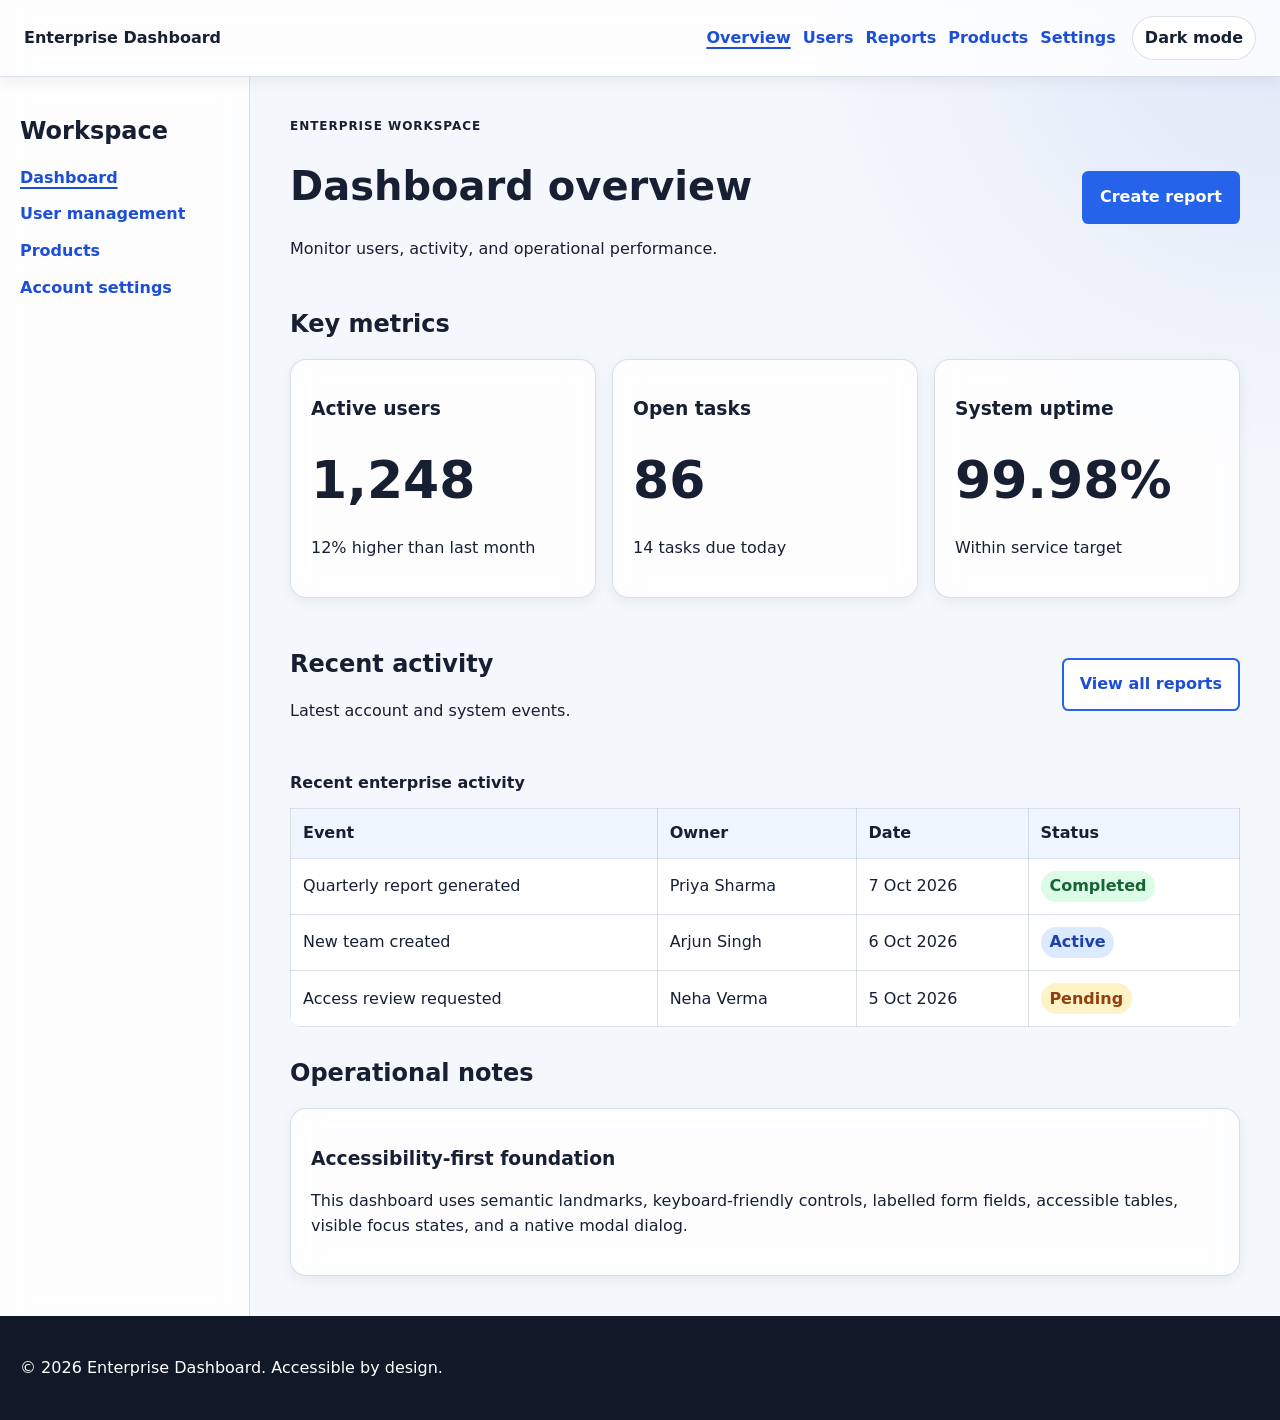
<file: index.html>
<!doctype html>
<html lang="en">
<head>
  <meta charset="utf-8">
  <meta name="viewport" content="width=device-width, initial-scale=1">
  <meta name="description" content="Accessible enterprise dashboard demonstrating semantic HTML5 and WCAG 2.1 practices">
  <title>Enterprise Dashboard | Overview</title>
  <link rel="stylesheet" href="css/styles.css">
</head>
<body>
  <a class="skip-link" href="#main-content">Skip to main content</a>

  <header class="site-header">
    <div class="brand">
      <a href="index.html" aria-label="Enterprise Dashboard home">Enterprise Dashboard</a>
    </div>
    <nav aria-label="Primary navigation">
      <ul>
        <li><a href="index.html" aria-current="page">Overview</a></li>
        <li><a href="users.html">Users</a></li>
        <li><a href="reports.html">Reports</a></li>
        <li><a href="products.html">Products</a></li>
        <li><a href="settings.html">Settings</a></li>
      </ul>
    </nav>
    <button type="button" class="menu-button" aria-label="Open navigation menu" aria-expanded="false">Menu</button>
    <button type="button" class="theme-toggle" data-theme-toggle aria-pressed="false">Dark mode</button>
  </header>

  <div class="layout">
    <aside class="sidebar" aria-label="Dashboard sidebar">
      <h2>Workspace</h2>
      <nav aria-label="Workspace navigation">
        <ul>
          <li><a href="index.html" aria-current="page">Dashboard</a></li>
          <li><a href="users.html">User management</a></li>
          
        <li><a href="products.html">Products</a></li>
          <li><a href="settings.html">Account settings</a></li>
        </ul>
      </nav>
    </aside>

    <main id="main-content">
      <header class="page-header">
        <div>
          <p class="eyebrow">Enterprise workspace</p>
          <h1>Dashboard overview</h1>
          <p>Monitor users, activity, and operational performance.</p>
        </div>
        <button type="button" class="button primary" data-open-modal="quickActionDialog">Create report</button>
      </header>

      <section aria-labelledby="summary-heading">
        <h2 id="summary-heading">Key metrics</h2>
        <div class="metric-grid">
          <article class="metric-card">
            <h3>Active users</h3>
            <p class="metric-value">1,248</p>
            <p>12% higher than last month</p>
          </article>
          <article class="metric-card">
            <h3>Open tasks</h3>
            <p class="metric-value">86</p>
            <p>14 tasks due today</p>
          </article>
          <article class="metric-card">
            <h3>System uptime</h3>
            <p class="metric-value">99.98%</p>
            <p>Within service target</p>
          </article>
        </div>
      </section>

      <section aria-labelledby="activity-heading">
        <div class="section-heading">
          <div>
            <h2 id="activity-heading">Recent activity</h2>
            <p>Latest account and system events.</p>
          </div>
          <a class="button secondary" href="reports.html">View all reports</a>
        </div>

        <div class="table-wrapper">
          <table>
            <caption>Recent enterprise activity</caption>
            <thead>
              <tr>
                <th scope="col">Event</th>
                <th scope="col">Owner</th>
                <th scope="col">Date</th>
                <th scope="col">Status</th>
              </tr>
            </thead>
            <tbody>
              <tr>
                <td>Quarterly report generated</td>
                <td>Priya Sharma</td>
                <td><time datetime="2026-10-07">7 Oct 2026</time></td>
                <td><span class="status success">Completed</span></td>
              </tr>
              <tr>
                <td>New team created</td>
                <td>Arjun Singh</td>
                <td><time datetime="2026-10-06">6 Oct 2026</time></td>
                <td><span class="status info">Active</span></td>
              </tr>
              <tr>
                <td>Access review requested</td>
                <td>Neha Verma</td>
                <td><time datetime="2026-10-05">5 Oct 2026</time></td>
                <td><span class="status warning">Pending</span></td>
              </tr>
            </tbody>
          </table>
        </div>
      </section>

      <section aria-labelledby="notes-heading">
        <h2 id="notes-heading">Operational notes</h2>
        <article class="content-card">
          <h3>Accessibility-first foundation</h3>
          <p>This dashboard uses semantic landmarks, keyboard-friendly controls, labelled form fields, accessible tables, visible focus states, and a native modal dialog.</p>
        </article>
      </section>
    </main>
  </div>

  <footer class="site-footer">
    <p>&copy; 2026 Enterprise Dashboard. Accessible by design.</p>
  </footer>

  <dialog id="quickActionDialog" aria-labelledby="dialog-title">
    <form method="dialog" class="dialog-content">
      <h2 id="dialog-title">Create a report</h2>
      <p>Choose a report type to continue.</p>
      <div class="form-field">
        <label for="reportType">Report type</label>
        <select id="reportType" name="reportType" required>
          <option value="">Select a report</option>
          <option value="activity">Activity report</option>
          <option value="users">User report</option>
          <option value="performance">Performance report</option>
        </select>
      </div>
      <div class="dialog-actions">
        <button type="button" class="button secondary" data-close-modal>Cancel</button>
        <button type="submit" class="button primary">Create report</button>
      </div>
    </form>
  </dialog>

  <script src="js/app.js" defer></script>
</body>
</html>
</file>
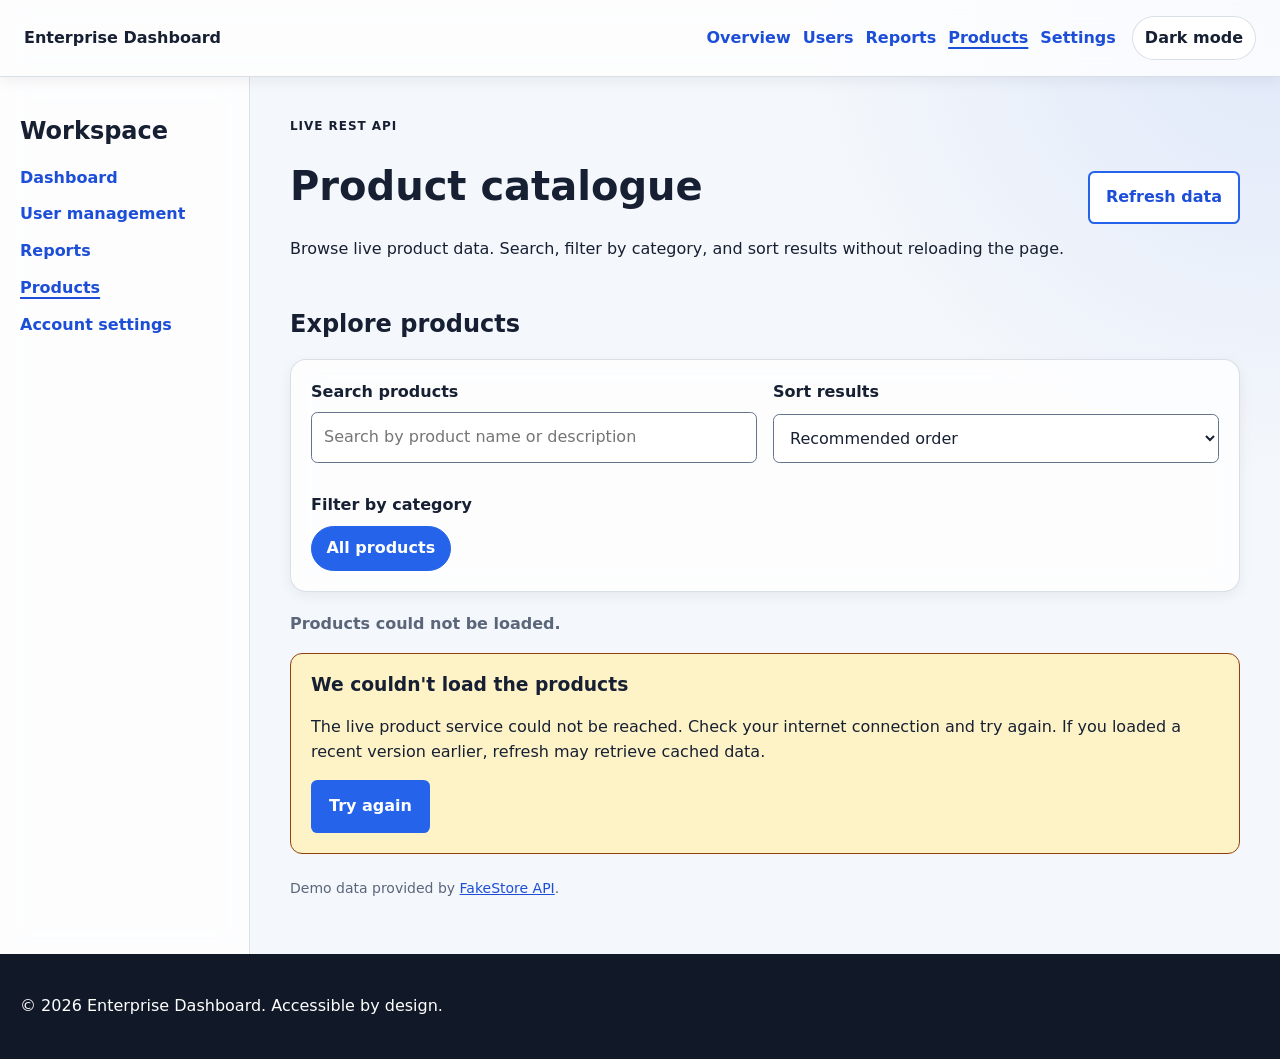
<file: products.html>
<!doctype html>
<html lang="en">
<head>
  <meta charset="utf-8">
  <meta name="viewport" content="width=device-width, initial-scale=1">
  <meta name="description" content="Browse and filter products using a live REST API in the accessible enterprise dashboard">
  <title>Enterprise Dashboard | Products</title>
  <link rel="stylesheet" href="css/styles.css">
</head>
<body>
  <a class="skip-link" href="#main-content">Skip to main content</a>
  <header class="site-header">
    <div class="brand"><a href="index.html" aria-label="Enterprise Dashboard home">Enterprise Dashboard</a></div>
    <nav aria-label="Primary navigation">
      <ul>
        <li><a href="index.html">Overview</a></li>
        <li><a href="users.html">Users</a></li>
        <li><a href="reports.html">Reports</a></li>
        <li><a href="products.html" aria-current="page">Products</a></li>
        <li><a href="settings.html">Settings</a></li>
      </ul>
    </nav>
    <button type="button" class="theme-toggle" data-theme-toggle aria-pressed="false">Dark mode</button>
  </header>

  <div class="layout">
    <aside class="sidebar" aria-label="Dashboard sidebar">
      <h2>Workspace</h2>
      <nav aria-label="Workspace navigation">
        <ul>
          <li><a href="index.html">Dashboard</a></li>
          <li><a href="users.html">User management</a></li>
          <li><a href="reports.html">Reports</a></li>
          <li><a href="products.html" aria-current="page">Products</a></li>
          <li><a href="settings.html">Account settings</a></li>
        </ul>
      </nav>
    </aside>

    <main id="main-content">
      <header class="page-header">
        <div>
          <p class="eyebrow">Live REST API</p>
          <h1>Product catalogue</h1>
          <p>Browse live product data. Search, filter by category, and sort results without reloading the page.</p>
        </div>
        <button type="button" class="button secondary" id="refreshProducts">Refresh data</button>
      </header>

      <section aria-labelledby="catalogue-heading">
        <h2 id="catalogue-heading">Explore products</h2>
        <div class="catalogue-controls content-card">
          <div class="form-grid">
            <div class="form-field">
              <label for="productSearch">Search products</label>
              <input id="productSearch" type="search" placeholder="Search by product name or description" autocomplete="off">
            </div>
            <div class="form-field">
              <label for="productSort">Sort results</label>
              <select id="productSort">
                <option value="default">Recommended order</option>
                <option value="title-asc">Name: A to Z</option>
                <option value="title-desc">Name: Z to A</option>
                <option value="price-asc">Price: low to high</option>
                <option value="price-desc">Price: high to low</option>
                <option value="rating-desc">Rating: highest first</option>
              </select>
            </div>
          </div>
          <div class="category-area">
            <h3>Filter by category</h3>
            <div id="productCategories" class="category-tabs" role="group" aria-label="Product categories">
              <button type="button" class="category-tab is-active" data-category="all" aria-pressed="true">All products</button>
            </div>
          </div>
        </div>
        <p id="productStatus" class="result-status" role="status" aria-live="polite">Preparing to load products…</p>
        <div id="productError" class="error-panel" role="alert" hidden>
          <h3>We couldn't load the products</h3>
          <p id="productErrorMessage">Check your internet connection and try again.</p>
          <button type="button" class="button primary" id="retryProducts">Try again</button>
        </div>
        <div id="productGrid" class="product-grid" aria-label="Product results" aria-busy="true"></div>
      </section>
      <p class="api-attribution">Demo data provided by <a href="https://fakestoreapi.com/" target="_blank" rel="noopener noreferrer">FakeStore API</a>.</p>
    </main>
  </div>

  <footer class="site-footer"><p>&copy; 2026 Enterprise Dashboard. Accessible by design.</p></footer>
  <script src="js/api.js" defer></script>
  <script src="js/app.js" defer></script>
</body>
</html>
</file>
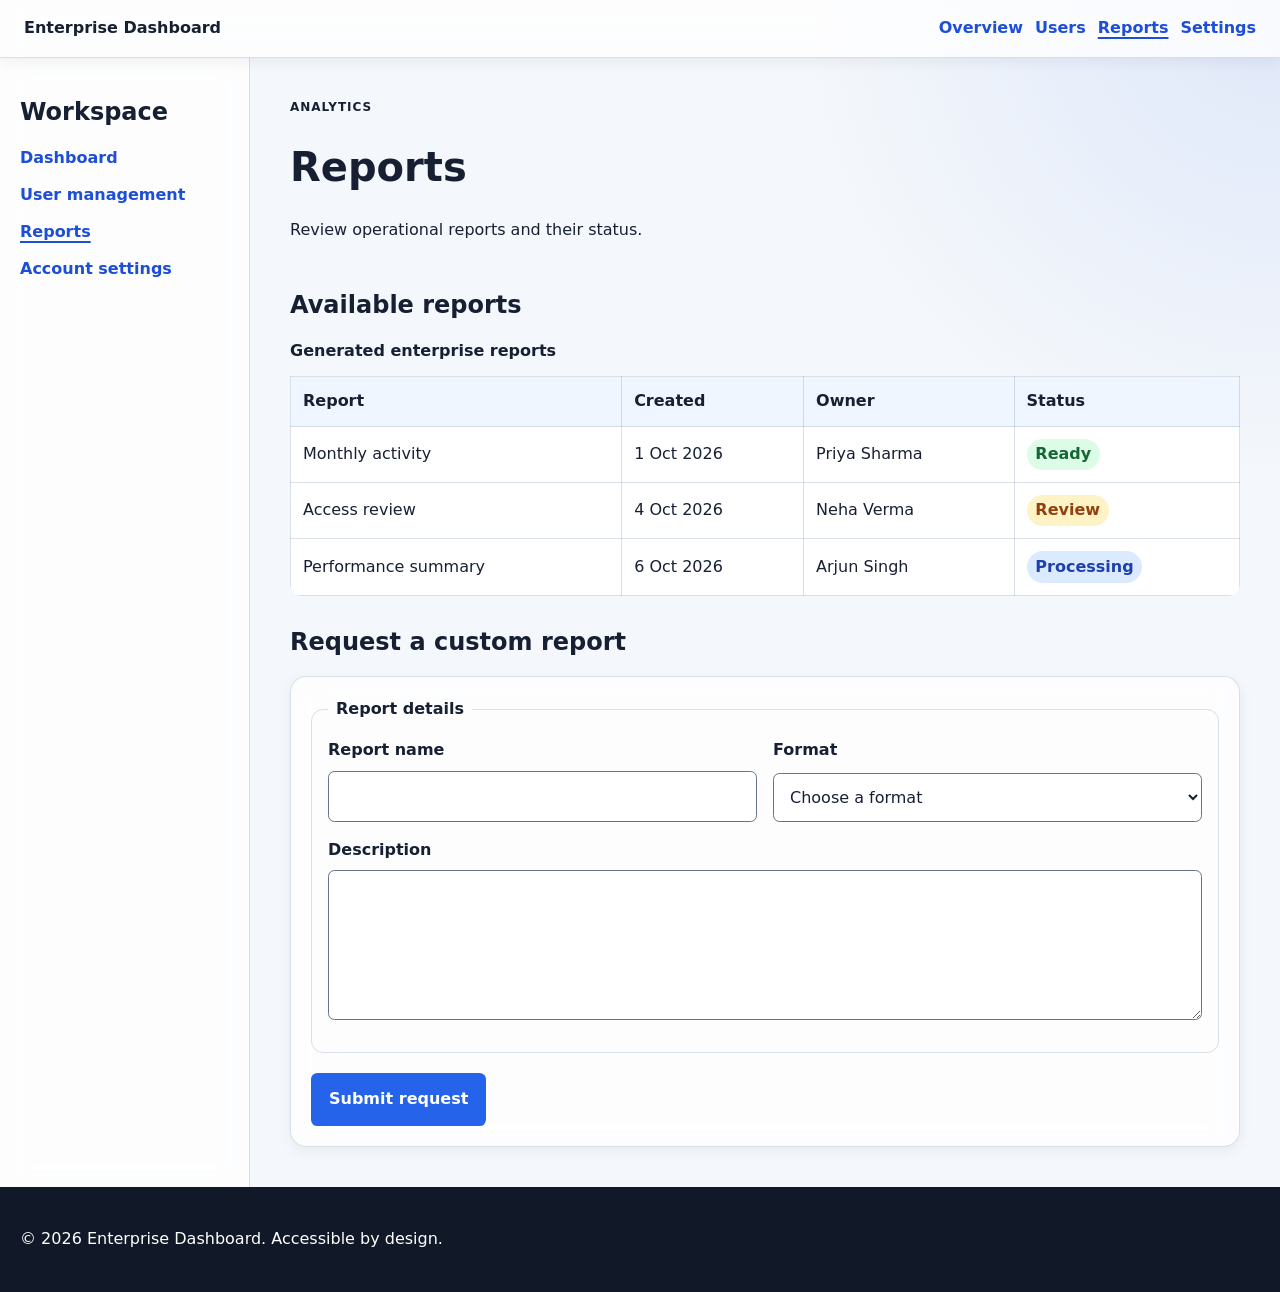
<file: reports.html>
<!doctype html>
<html lang="en">
<head>
  <meta charset="utf-8">
  <meta name="viewport" content="width=device-width, initial-scale=1">
  <meta name="description" content="Accessible enterprise dashboard reports">
  <title>Enterprise Dashboard | Reports</title>
  <link rel="stylesheet" href="css/styles.css">
</head>
<body>
  <a class="skip-link" href="#main-content">Skip to main content</a>
  <header class="site-header">
    <div class="brand"><a href="index.html" aria-label="Enterprise Dashboard home">Enterprise Dashboard</a></div>
    <nav aria-label="Primary navigation">
      <ul>
        <li><a href="index.html">Overview</a></li>
        <li><a href="users.html">Users</a></li>
        <li><a href="reports.html" aria-current="page">Reports</a></li>
        <li><a href="settings.html">Settings</a></li>
      </ul>
    </nav>
    <button type="button" class="menu-button" aria-label="Open navigation menu" aria-expanded="false">Menu</button>
  </header>
  <div class="layout">
    <aside class="sidebar" aria-label="Dashboard sidebar">
      <h2>Workspace</h2>
      <nav aria-label="Workspace navigation">
        <ul>
          <li><a href="index.html">Dashboard</a></li>
          <li><a href="users.html">User management</a></li>
          <li><a href="reports.html" aria-current="page">Reports</a></li>
          <li><a href="settings.html">Account settings</a></li>
        </ul>
      </nav>
    </aside>
    <main id="main-content">
      <header class="page-header">
        <div>
          <p class="eyebrow">Analytics</p>
          <h1>Reports</h1>
          <p>Review operational reports and their status.</p>
        </div>
      </header>
      <section aria-labelledby="reports-heading">
        <h2 id="reports-heading">Available reports</h2>
        <div class="table-wrapper">
          <table>
            <caption>Generated enterprise reports</caption>
            <thead>
              <tr><th scope="col">Report</th><th scope="col">Created</th><th scope="col">Owner</th><th scope="col">Status</th></tr>
            </thead>
            <tbody>
              <tr><td>Monthly activity</td><td><time datetime="2026-10-01">1 Oct 2026</time></td><td>Priya Sharma</td><td><span class="status success">Ready</span></td></tr>
              <tr><td>Access review</td><td><time datetime="2026-10-04">4 Oct 2026</time></td><td>Neha Verma</td><td><span class="status warning">Review</span></td></tr>
              <tr><td>Performance summary</td><td><time datetime="2026-10-06">6 Oct 2026</time></td><td>Arjun Singh</td><td><span class="status info">Processing</span></td></tr>
            </tbody>
          </table>
        </div>
      </section>
      <section aria-labelledby="request-heading">
        <h2 id="request-heading">Request a custom report</h2>
        <form class="content-card" action="#" method="post">
          <fieldset>
            <legend>Report details</legend>
            <div class="form-grid">
              <div class="form-field">
                <label for="reportName">Report name</label>
                <input id="reportName" name="reportName" type="text" required minlength="3">
              </div>
              <div class="form-field">
                <label for="reportFormat">Format</label>
                <select id="reportFormat" name="reportFormat" required>
                  <option value="">Choose a format</option>
                  <option value="pdf">PDF</option>
                  <option value="csv">CSV</option>
                  <option value="xlsx">Excel</option>
                </select>
              </div>
            </div>
            <div class="form-field">
              <label for="reportDescription">Description</label>
              <textarea id="reportDescription" name="reportDescription" rows="5" required></textarea>
            </div>
          </fieldset>
          <button class="button primary" type="submit">Submit request</button>
        </form>
      </section>
    </main>
  </div>
  <footer class="site-footer"><p>&copy; 2026 Enterprise Dashboard. Accessible by design.</p></footer>
  <script src="js/app.js" defer></script>
</body>
</html>
</file>
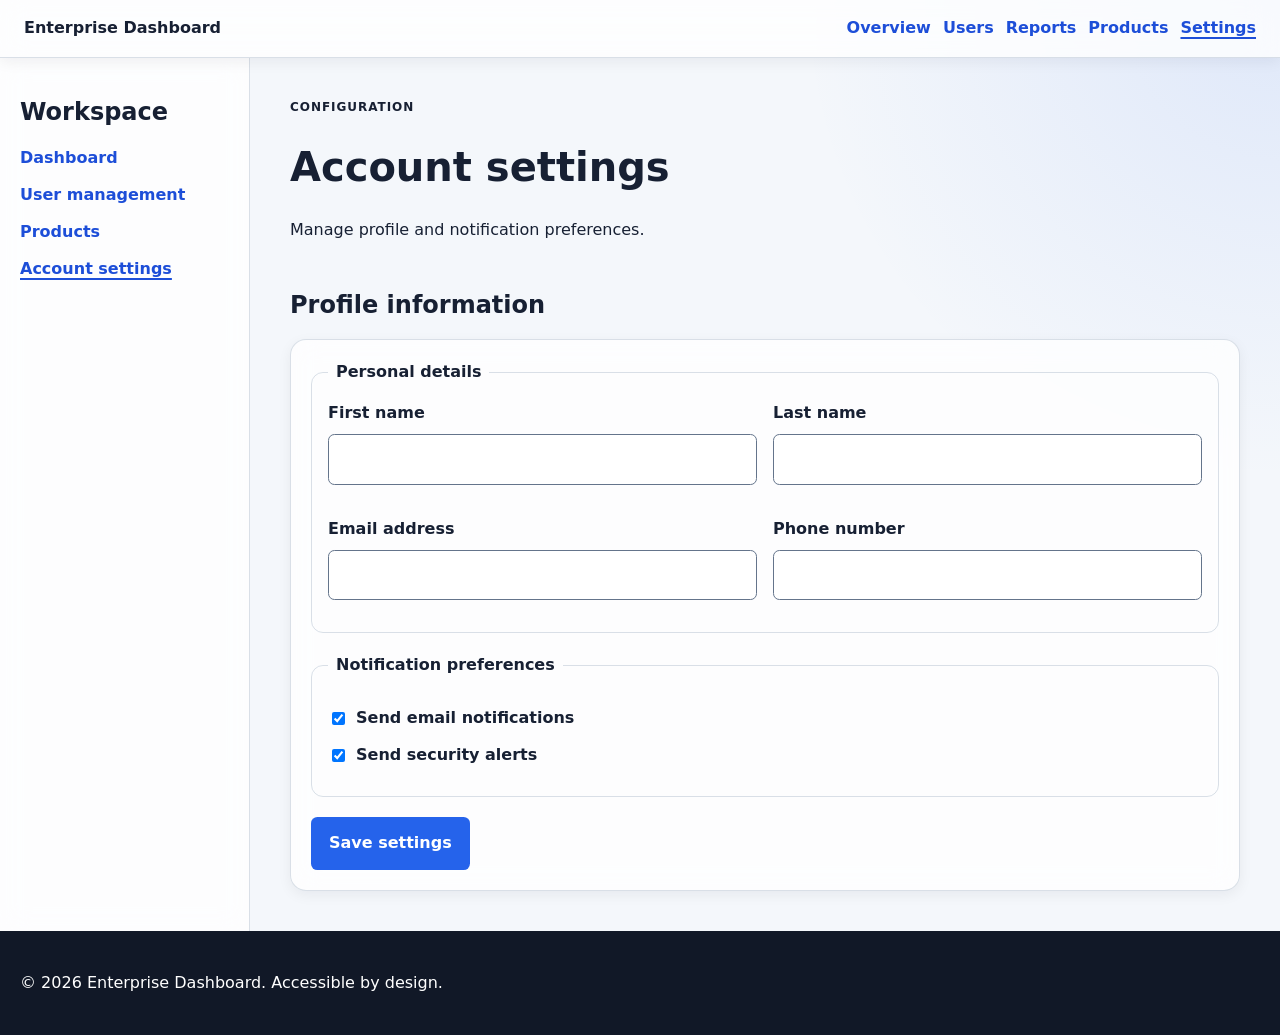
<file: settings.html>
<!doctype html>
<html lang="en">
<head>
  <meta charset="utf-8">
  <meta name="viewport" content="width=device-width, initial-scale=1">
  <meta name="description" content="Accessible enterprise dashboard settings">
  <title>Enterprise Dashboard | Settings</title>
  <link rel="stylesheet" href="css/styles.css">
</head>
<body>
  <a class="skip-link" href="#main-content">Skip to main content</a>
  <header class="site-header">
    <div class="brand"><a href="index.html" aria-label="Enterprise Dashboard home">Enterprise Dashboard</a></div>
    <nav aria-label="Primary navigation">
      <ul>
        <li><a href="index.html">Overview</a></li>
        <li><a href="users.html">Users</a></li>
        <li><a href="reports.html">Reports</a></li>
        <li><a href="products.html">Products</a></li>
        <li><a href="settings.html" aria-current="page">Settings</a></li>
      </ul>
    </nav>
    <button type="button" class="menu-button" aria-label="Open navigation menu" aria-expanded="false">Menu</button>
  </header>
  <div class="layout">
    <aside class="sidebar" aria-label="Dashboard sidebar">
      <h2>Workspace</h2>
      <nav aria-label="Workspace navigation">
        <ul>
          <li><a href="index.html">Dashboard</a></li>
          <li><a href="users.html">User management</a></li>
          
        <li><a href="products.html">Products</a></li>
          <li><a href="settings.html" aria-current="page">Account settings</a></li>
        </ul>
      </nav>
    </aside>
    <main id="main-content">
      <header class="page-header">
        <div>
          <p class="eyebrow">Configuration</p>
          <h1>Account settings</h1>
          <p>Manage profile and notification preferences.</p>
        </div>
      </header>
      <section aria-labelledby="profile-heading">
        <h2 id="profile-heading">Profile information</h2>
        <form class="content-card" action="#" method="post">
          <fieldset>
            <legend>Personal details</legend>
            <div class="form-grid">
              <div class="form-field">
                <label for="firstName">First name</label>
                <input id="firstName" name="firstName" type="text" autocomplete="given-name" required>
              </div>
              <div class="form-field">
                <label for="lastName">Last name</label>
                <input id="lastName" name="lastName" type="text" autocomplete="family-name" required>
              </div>
              <div class="form-field">
                <label for="email">Email address</label>
                <input id="email" name="email" type="email" autocomplete="email" required>
              </div>
              <div class="form-field">
                <label for="phone">Phone number</label>
                <input id="phone" name="phone" type="tel" autocomplete="tel" pattern="[0-9+() -]{7,}">
              </div>
            </div>
          </fieldset>
          <fieldset>
            <legend>Notification preferences</legend>
            <div class="checkbox-field">
              <input id="emailNotifications" name="emailNotifications" type="checkbox" checked>
              <label for="emailNotifications">Send email notifications</label>
            </div>
            <div class="checkbox-field">
              <input id="securityAlerts" name="securityAlerts" type="checkbox" checked>
              <label for="securityAlerts">Send security alerts</label>
            </div>
          </fieldset>
          <button class="button primary" type="submit">Save settings</button>
        </form>
      </section>
    </main>
  </div>
  <footer class="site-footer"><p>&copy; 2026 Enterprise Dashboard. Accessible by design.</p></footer>
  <script src="js/app.js" defer></script>
</body>
</html>
</file>
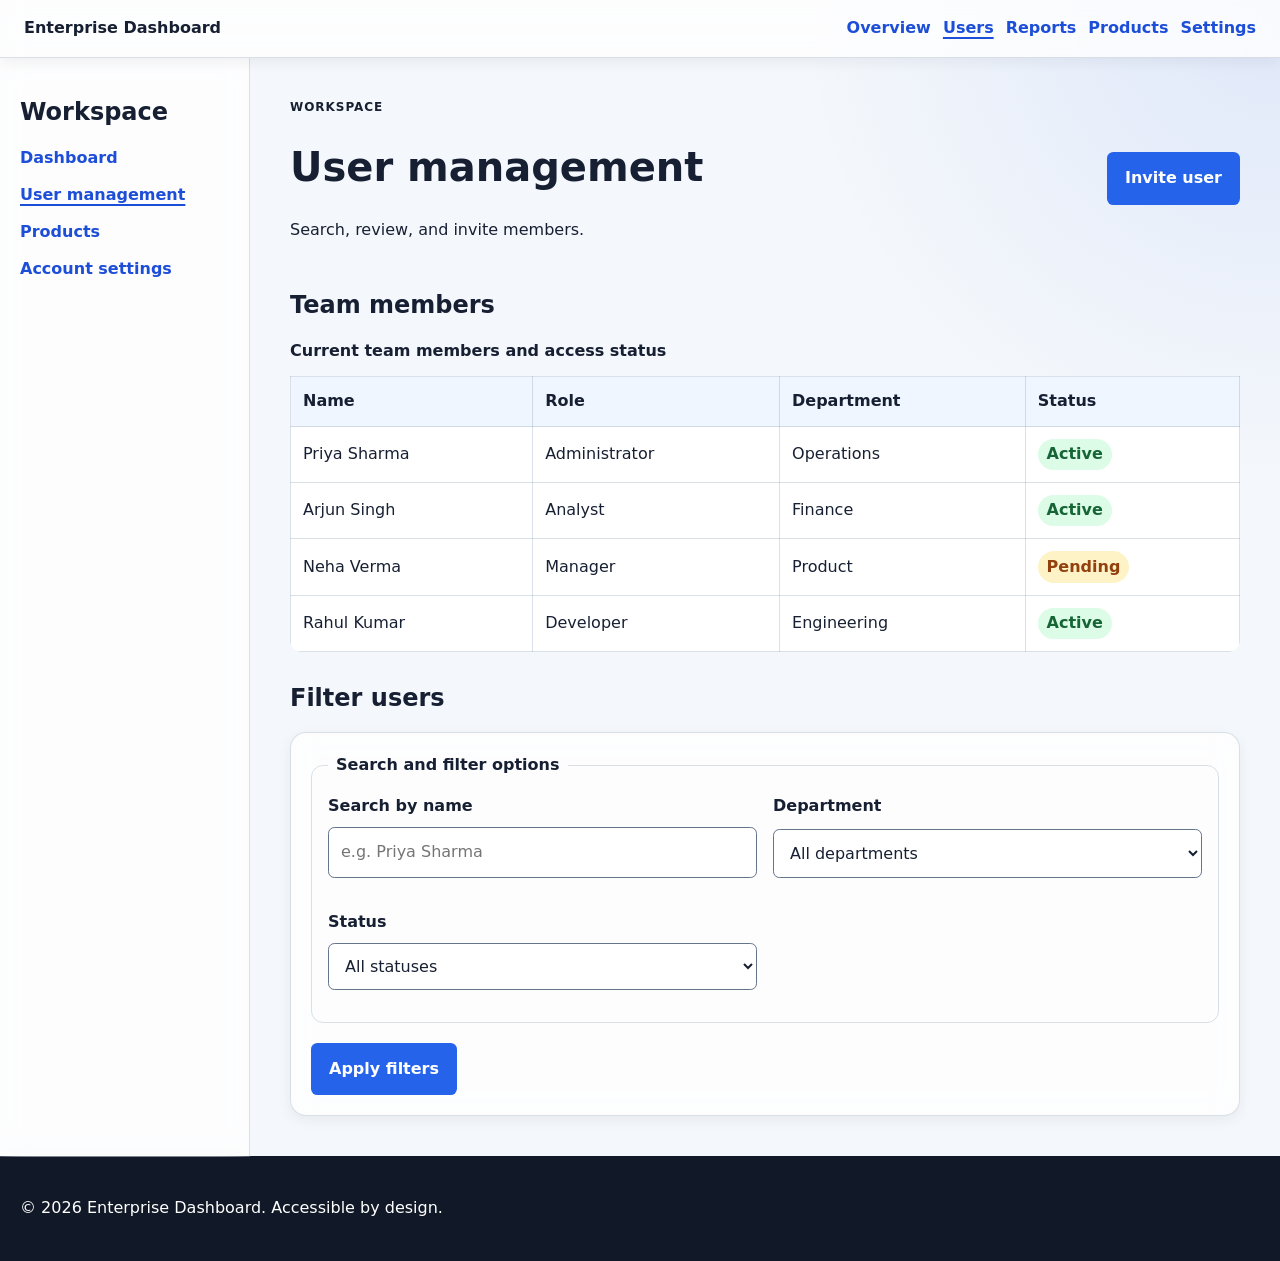
<file: users.html>
<!doctype html>
<html lang="en">
<head>
  <meta charset="utf-8">
  <meta name="viewport" content="width=device-width, initial-scale=1">
  <meta name="description" content="Accessible enterprise dashboard user management">
  <title>Enterprise Dashboard | Users</title>
  <link rel="stylesheet" href="css/styles.css">
</head>
<body>
  <a class="skip-link" href="#main-content">Skip to main content</a>
  <header class="site-header">
    <div class="brand"><a href="index.html" aria-label="Enterprise Dashboard home">Enterprise Dashboard</a></div>
    <nav aria-label="Primary navigation">
      <ul>
        <li><a href="index.html">Overview</a></li>
        <li><a href="users.html" aria-current="page">Users</a></li>
        <li><a href="reports.html">Reports</a></li>
        <li><a href="products.html">Products</a></li>
        <li><a href="settings.html">Settings</a></li>
      </ul>
    </nav>
    <button type="button" class="menu-button" aria-label="Open navigation menu" aria-expanded="false">Menu</button>
  </header>

  <div class="layout">
    <aside class="sidebar" aria-label="Dashboard sidebar">
      <h2>Workspace</h2>
      <nav aria-label="Workspace navigation">
        <ul>
          <li><a href="index.html">Dashboard</a></li>
          <li><a href="users.html" aria-current="page">User management</a></li>
          
        <li><a href="products.html">Products</a></li>
          <li><a href="settings.html">Account settings</a></li>
        </ul>
      </nav>
    </aside>

    <main id="main-content">
      <header class="page-header">
        <div>
          <p class="eyebrow">Workspace</p>
          <h1>User management</h1>
          <p>Search, review, and invite members.</p>
        </div>
        <button type="button" class="button primary" data-open-modal="inviteDialog">Invite user</button>
      </header>

      <section aria-labelledby="user-table-heading">
        <h2 id="user-table-heading">Team members</h2>
        <div class="table-wrapper">
          <table>
            <caption>Current team members and access status</caption>
            <thead>
              <tr>
                <th scope="col">Name</th>
                <th scope="col">Role</th>
                <th scope="col">Department</th>
                <th scope="col">Status</th>
              </tr>
            </thead>
            <tbody>
              <tr><td>Priya Sharma</td><td>Administrator</td><td>Operations</td><td><span class="status success">Active</span></td></tr>
              <tr><td>Arjun Singh</td><td>Analyst</td><td>Finance</td><td><span class="status success">Active</span></td></tr>
              <tr><td>Neha Verma</td><td>Manager</td><td>Product</td><td><span class="status warning">Pending</span></td></tr>
              <tr><td>Rahul Kumar</td><td>Developer</td><td>Engineering</td><td><span class="status success">Active</span></td></tr>
            </tbody>
          </table>
        </div>
      </section>

      <section aria-labelledby="filter-heading">
        <h2 id="filter-heading">Filter users</h2>
        <form class="content-card" action="#" method="get">
          <fieldset>
            <legend>Search and filter options</legend>
            <div class="form-grid">
              <div class="form-field">
                <label for="userSearch">Search by name</label>
                <input id="userSearch" name="userSearch" type="search" placeholder="e.g. Priya Sharma">
              </div>
              <div class="form-field">
                <label for="department">Department</label>
                <select id="department" name="department">
                  <option value="">All departments</option>
                  <option>Engineering</option>
                  <option>Finance</option>
                  <option>Operations</option>
                  <option>Product</option>
                </select>
              </div>
              <div class="form-field">
                <label for="status">Status</label>
                <select id="status" name="status">
                  <option value="">All statuses</option>
                  <option value="active">Active</option>
                  <option value="pending">Pending</option>
                </select>
              </div>
            </div>
          </fieldset>
          <button class="button primary" type="submit">Apply filters</button>
        </form>
      </section>
    </main>
  </div>

  <footer class="site-footer"><p>&copy; 2026 Enterprise Dashboard. Accessible by design.</p></footer>

  <dialog id="inviteDialog" aria-labelledby="invite-title">
    <form method="dialog" class="dialog-content">
      <h2 id="invite-title">Invite a team member</h2>
      <div class="form-field">
        <label for="inviteEmail">Email address</label>
        <input id="inviteEmail" name="inviteEmail" type="email" autocomplete="email" required>
      </div>
      <div class="form-field">
        <label for="inviteRole">Role</label>
        <select id="inviteRole" name="inviteRole" required>
          <option value="">Select a role</option>
          <option>Administrator</option>
          <option>Manager</option>
          <option>Analyst</option>
          <option>Developer</option>
        </select>
      </div>
      <div class="dialog-actions">
        <button type="button" class="button secondary" data-close-modal>Cancel</button>
        <button type="submit" class="button primary">Send invitation</button>
      </div>
    </form>
  </dialog>
  <script src="js/app.js" defer></script>
</body>
</html>
</file>
<file: css/styles.css>
/* Responsive Design Tokens & Mobile-First CSS Architecture */
:root {
  --color-primary-50:#eff6ff; --color-primary-100:#dbeafe; --color-primary-600:#2563eb; --color-primary-700:#1d4ed8; --color-primary-900:#1e3a8a;
  --color-bg:#f4f7fb; --color-surface:rgba(255,255,255,.78); --color-surface-solid:#fff; --color-text:#172033; --color-text-muted:#5b667a; --color-border:rgba(148,163,184,.34);
  --color-success-bg:#dcfce7; --color-success-text:#166534; --color-info-bg:#dbeafe; --color-info-text:#1e40af; --color-warning-bg:#fef3c7; --color-warning-text:#92400e; --color-focus:#f59e0b;
  --font-family:Inter,ui-sans-serif,system-ui,-apple-system,BlinkMacSystemFont,"Segoe UI",sans-serif;
  --font-size-xs:.75rem; --font-size-sm:.875rem; --font-size-md:1rem; --font-size-lg:1.125rem; --font-size-xl:1.5rem; --font-size-2xl:clamp(1.75rem,4vw,2.5rem); --font-size-3xl:clamp(2rem,5vw,3.25rem);
  --space-1:.25rem; --space-2:.5rem; --space-3:.75rem; --space-4:1rem; --space-5:1.25rem; --space-6:1.5rem; --space-8:2rem; --space-10:2.5rem; --space-12:3rem;
  --radius-sm:.4rem; --radius-md:.75rem; --radius-lg:1rem; --radius-pill:999px; --shadow-sm:0 4px 14px rgba(15,23,42,.06); --shadow-md:0 12px 30px rgba(15,23,42,.1); --glass-blur:14px; --transition-fast:160ms ease; --container-max:1440px;
}
[data-theme="dark"]{--color-primary-50:#172554;--color-primary-100:#1e3a8a;--color-primary-600:#60a5fa;--color-primary-700:#93c5fd;--color-primary-900:#dbeafe;--color-bg:#0b1220;--color-surface:rgba(15,23,42,.78);--color-surface-solid:#0f172a;--color-text:#e5edf8;--color-text-muted:#b6c2d2;--color-border:rgba(148,163,184,.25);--color-success-bg:#123b25;--color-success-text:#86efac;--color-info-bg:#172554;--color-info-text:#93c5fd;--color-warning-bg:#422006;--color-warning-text:#fcd34d;--color-focus:#fbbf24}
@media (prefers-color-scheme:dark){:root:not([data-theme="light"]){--color-bg:#0b1220;--color-surface:rgba(15,23,42,.78);--color-surface-solid:#0f172a;--color-text:#e5edf8;--color-text-muted:#b6c2d2;--color-border:rgba(148,163,184,.25);--color-primary-50:#172554;--color-primary-100:#1e3a8a;--color-primary-600:#60a5fa;--color-primary-700:#93c5fd;--color-success-bg:#123b25;--color-success-text:#86efac;--color-info-bg:#172554;--color-info-text:#93c5fd;--color-warning-bg:#422006;--color-warning-text:#fcd34d}}
*{box-sizing:border-box} html{overflow-x:hidden;scroll-behavior:smooth} body{margin:0;min-height:100vh;overflow-x:hidden;overflow-wrap:anywhere;font-family:var(--font-family);font-size:var(--font-size-md);line-height:1.55;color:var(--color-text);background:radial-gradient(circle at top right,rgba(37,99,235,.1),transparent 30rem),var(--color-bg)} img,svg,video,canvas{max-width:100%;height:auto} button,input,select,textarea{font:inherit} a{color:var(--color-primary-700)}
.skip-link{position:absolute;left:var(--space-4);top:-5rem;z-index:1000;padding:var(--space-3) var(--space-4);background:var(--color-text);color:var(--color-surface-solid);border-radius:var(--radius-sm)} .skip-link:focus{top:var(--space-4)}
a:focus-visible,button:focus-visible,input:focus-visible,select:focus-visible,textarea:focus-visible,summary:focus-visible{outline:3px solid var(--color-focus);outline-offset:3px}
.site-header{position:sticky;top:0;z-index:100;display:flex;flex-wrap:wrap;align-items:center;gap:var(--space-4);padding:var(--space-4);background:var(--color-surface);border-bottom:1px solid var(--color-border);backdrop-filter:blur(var(--glass-blur));-webkit-backdrop-filter:blur(var(--glass-blur));box-shadow:var(--shadow-sm)}
.brand{flex:1 1 100%}.brand a{color:var(--color-text);font-weight:800;text-decoration:none}.site-header nav{width:100%;min-width:0}.site-header nav ul,.sidebar ul{display:flex;flex-wrap:wrap;gap:var(--space-3);list-style:none;margin:0;padding:0}.site-header nav a,.sidebar a{text-decoration:none;font-weight:650}.site-header a[aria-current="page"],.sidebar a[aria-current="page"]{text-decoration:underline;text-decoration-thickness:2px;text-underline-offset:.25rem}.menu-button{display:none}.theme-toggle{min-height:44px;padding:var(--space-2) var(--space-3);border:1px solid var(--color-border);border-radius:var(--radius-pill);background:var(--color-surface-solid);color:var(--color-text);font-weight:750;cursor:pointer;transition:transform var(--transition-fast),box-shadow var(--transition-fast),background var(--transition-fast)}.theme-toggle:hover{transform:translateY(-1px);box-shadow:var(--shadow-sm)}
.layout{display:grid;grid-template-columns:minmax(0,1fr);min-height:calc(100vh - 5rem)}.sidebar{padding:var(--space-5);background:var(--color-surface);border-bottom:1px solid var(--color-border);backdrop-filter:blur(var(--glass-blur));-webkit-backdrop-filter:blur(var(--glass-blur))}.sidebar nav ul{display:grid;gap:var(--space-3)}
main{width:min(100%,var(--container-max));min-width:0;margin-inline:auto;padding:var(--space-5)}.page-header,.section-heading{display:flex;flex-direction:column;align-items:flex-start;justify-content:space-between;gap:var(--space-4);margin-bottom:var(--space-8)}.eyebrow{margin:0 0 var(--space-1);font-weight:800;text-transform:uppercase;letter-spacing:.08em;font-size:var(--font-size-xs)}h1{font-size:var(--font-size-2xl)}h1,h2,h3{line-height:1.2}
.metric-grid{display:grid;grid-template-columns:1fr;gap:var(--space-4);margin-bottom:var(--space-8)}.metric-card,.content-card{background:var(--color-surface);border:1px solid var(--color-border);border-radius:var(--radius-lg);padding:var(--space-5);box-shadow:var(--shadow-sm);backdrop-filter:blur(var(--glass-blur));-webkit-backdrop-filter:blur(var(--glass-blur));transition:transform var(--transition-fast),box-shadow var(--transition-fast)}.metric-card:hover,.content-card:hover{transform:translateY(-2px);box-shadow:var(--shadow-md)}.metric-value{margin:var(--space-2) 0;font-size:var(--font-size-3xl);font-weight:800}
.table-wrapper{width:100%;overflow-x:auto;margin-bottom:var(--space-8);border-radius:var(--radius-md)}table{width:100%;min-width:620px;border-collapse:collapse;background:var(--color-surface-solid)}caption{padding:0 0 var(--space-3);text-align:left;font-weight:800}th,td{padding:var(--space-3);border:1px solid var(--color-border);text-align:left}th{background:var(--color-primary-50)}
.status{display:inline-block;padding:.2rem .55rem;border-radius:var(--radius-pill);font-weight:750}.success{background:var(--color-success-bg);color:var(--color-success-text)}.info{background:var(--color-info-bg);color:var(--color-info-text)}.warning{background:var(--color-warning-bg);color:var(--color-warning-text)}
.button{display:inline-flex;align-items:center;justify-content:center;min-height:44px;border:2px solid transparent;border-radius:var(--radius-sm);padding:var(--space-3) var(--space-4);font-weight:750;cursor:pointer;text-decoration:none;transition:transform var(--transition-fast),box-shadow var(--transition-fast),background var(--transition-fast)}.button:hover{transform:translateY(-1px);box-shadow:var(--shadow-sm)}.primary{background:var(--color-primary-600);color:#fff}.secondary{background:var(--color-surface-solid);color:var(--color-primary-700);border-color:var(--color-primary-600)}
.form-grid{display:grid;grid-template-columns:1fr;gap:var(--space-4)}.form-field{display:grid;gap:var(--space-2);margin-bottom:var(--space-4)}label,legend{font-weight:750}input,select,textarea{width:100%;min-height:44px;padding:var(--space-3);color:var(--color-text);background:var(--color-surface-solid);border:1px solid #64748b;border-radius:var(--radius-sm)}textarea{resize:vertical}fieldset{border:1px solid var(--color-border);border-radius:var(--radius-md);padding:var(--space-4);margin:0 0 var(--space-5)}legend{padding-inline:var(--space-2)}.checkbox-field{display:flex;gap:var(--space-2);align-items:flex-start;margin:var(--space-3) 0}.checkbox-field input{width:auto;min-height:auto;margin-top:.35rem}
.site-footer{padding:var(--space-6) var(--space-5);background:#111827;color:#fff}dialog{width:min(92vw,520px);max-height:90vh;border:0;border-radius:var(--radius-lg);padding:0;color:var(--color-text);background:var(--color-surface-solid);box-shadow:0 1rem 3rem rgba(0,0,0,.28)}dialog::backdrop{background:rgba(2,6,23,.6);backdrop-filter:blur(4px)}.dialog-content{padding:var(--space-6)}.dialog-actions{display:flex;flex-wrap:wrap;justify-content:flex-end;gap:var(--space-3);margin-top:var(--space-4)}
@media (min-width:320px){main{padding-inline:var(--space-4)}}
@media (min-width:768px){.site-header{padding-inline:var(--space-6)}.brand{flex:0 0 auto}.site-header nav{width:auto;flex:1}.site-header nav ul{justify-content:flex-end}.layout{grid-template-columns:220px minmax(0,1fr)}.sidebar{border-right:1px solid var(--color-border);border-bottom:0}main{padding:var(--space-8)}.page-header,.section-heading{flex-direction:row;align-items:center}.metric-grid{grid-template-columns:repeat(2,minmax(0,1fr))}.form-grid{grid-template-columns:repeat(2,minmax(0,1fr))}}
@media (min-width:1024px){.layout{grid-template-columns:250px minmax(0,1fr)}.metric-grid{grid-template-columns:repeat(3,minmax(0,1fr))}main{padding:var(--space-10)}}
@media (min-width:1440px){.site-header{padding-inline:max(var(--space-8),calc((100vw - var(--container-max))/2))}.layout{grid-template-columns:280px minmax(0,1fr)}main{padding-inline:var(--space-12)}}
@media (prefers-reduced-motion:reduce){*,*::before,*::after{scroll-behavior:auto!important;transition-duration:.01ms!important}}


/* Task 5: REST API product catalogue */
.catalogue-controls{margin-bottom:var(--space-5)}
.category-area{margin-top:var(--space-3)}
.category-area h3{font-size:var(--font-size-md);margin-bottom:var(--space-3)}
.category-tabs{display:flex;flex-wrap:wrap;gap:var(--space-2)}
.category-tab{min-height:42px;padding:.55rem .9rem;border:1px solid var(--color-border);border-radius:var(--radius-pill);background:var(--color-surface-solid);color:var(--color-text);font-weight:700;cursor:pointer}
.category-tab:hover{border-color:var(--color-primary-600)}
.category-tab.is-active{background:var(--color-primary-600);border-color:var(--color-primary-600);color:#fff}
.result-status{min-height:1.5rem;color:var(--color-text-muted);font-weight:700}
.product-grid{display:grid;grid-template-columns:repeat(auto-fit,minmax(min(100%,240px),1fr));gap:var(--space-5);align-items:stretch}
.product-card{min-width:0;overflow:hidden;border:1px solid var(--color-border);border-radius:var(--radius-lg);background:var(--color-surface-solid);box-shadow:var(--shadow-sm);display:flex;flex-direction:column}
.product-image-wrap{height:190px;padding:var(--space-4);display:flex;align-items:center;justify-content:center;background:#fff;border-bottom:1px solid var(--color-border)}
.product-image{width:100%;height:100%;object-fit:contain}
.image-fallback{color:#475569;font-size:var(--font-size-sm)}
.product-details{padding:var(--space-4);display:flex;flex-direction:column;flex:1}
.product-category{margin:0 0 var(--space-2);font-size:var(--font-size-xs);font-weight:800;text-transform:uppercase;letter-spacing:.06em;color:var(--color-primary-700)}
.product-title{font-size:1rem;line-height:1.4;margin:0 0 var(--space-3)}
.product-description{font-size:var(--font-size-sm);color:var(--color-text-muted);display:-webkit-box;-webkit-line-clamp:3;-webkit-box-orient:vertical;overflow:hidden;margin:0 0 var(--space-4)}
.product-card-footer{margin-top:auto;display:flex;flex-wrap:wrap;justify-content:space-between;gap:var(--space-2);align-items:baseline}
.product-price{font-size:var(--font-size-lg);font-weight:850;margin:0}
.product-rating{font-size:var(--font-size-xs);color:var(--color-text-muted);margin:0}
.error-panel,.empty-state{padding:var(--space-5);border:1px solid var(--color-warning-text);border-radius:var(--radius-md);background:var(--color-warning-bg);color:var(--color-text)}
.error-panel h3{margin-top:0}
.error-panel[hidden]{display:none}
.api-attribution{font-size:var(--font-size-sm);color:var(--color-text-muted);margin-top:var(--space-6)}
.skeleton-card{padding:var(--space-4);gap:var(--space-3)}
.skeleton-image,.skeleton-line{background:linear-gradient(90deg,var(--color-border),var(--color-surface-solid),var(--color-border));background-size:200% 100%;animation:skeleton-shimmer 1.2s linear infinite;border-radius:var(--radius-sm)}
.skeleton-image{height:160px}
.skeleton-line{height:14px}
.skeleton-line.short{width:60%}
@keyframes skeleton-shimmer{to{background-position:-200% 0}}
@media(prefers-reduced-motion:reduce){.skeleton-image,.skeleton-line{animation:none}}
</file>
